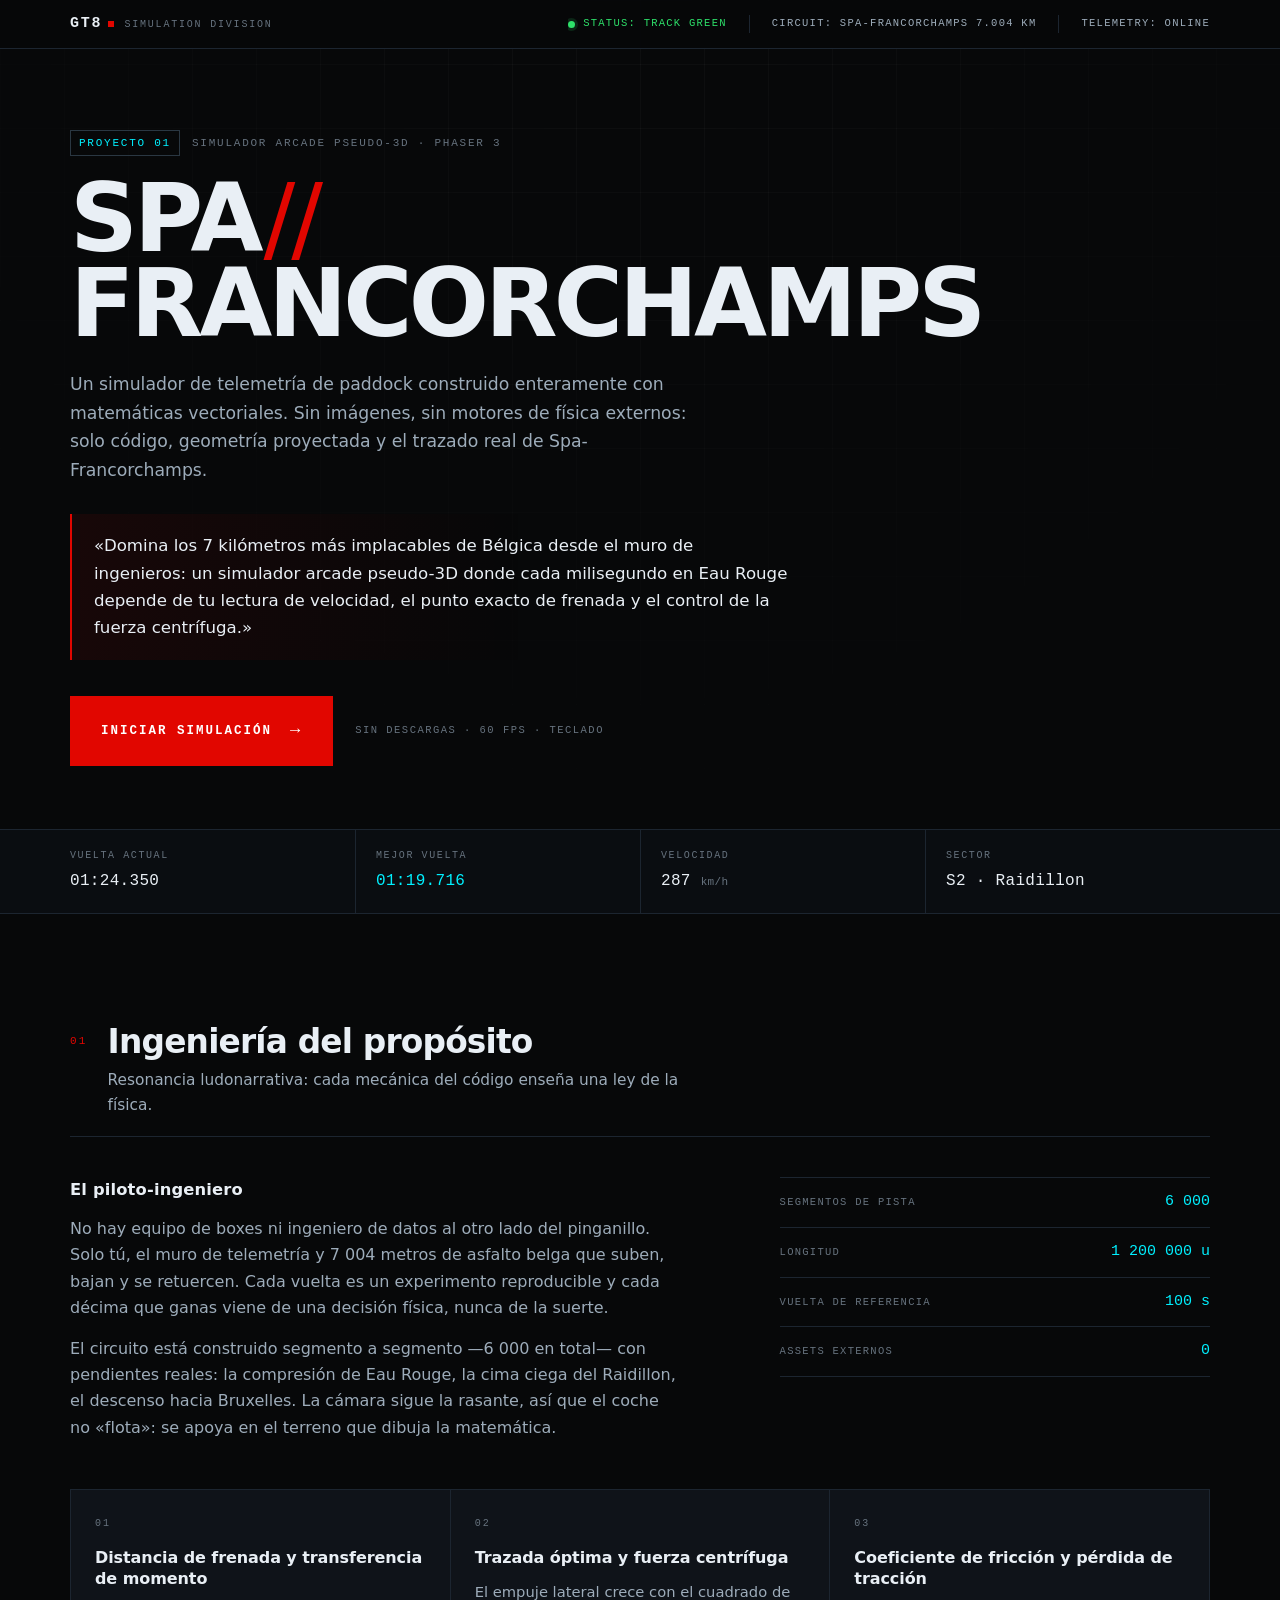
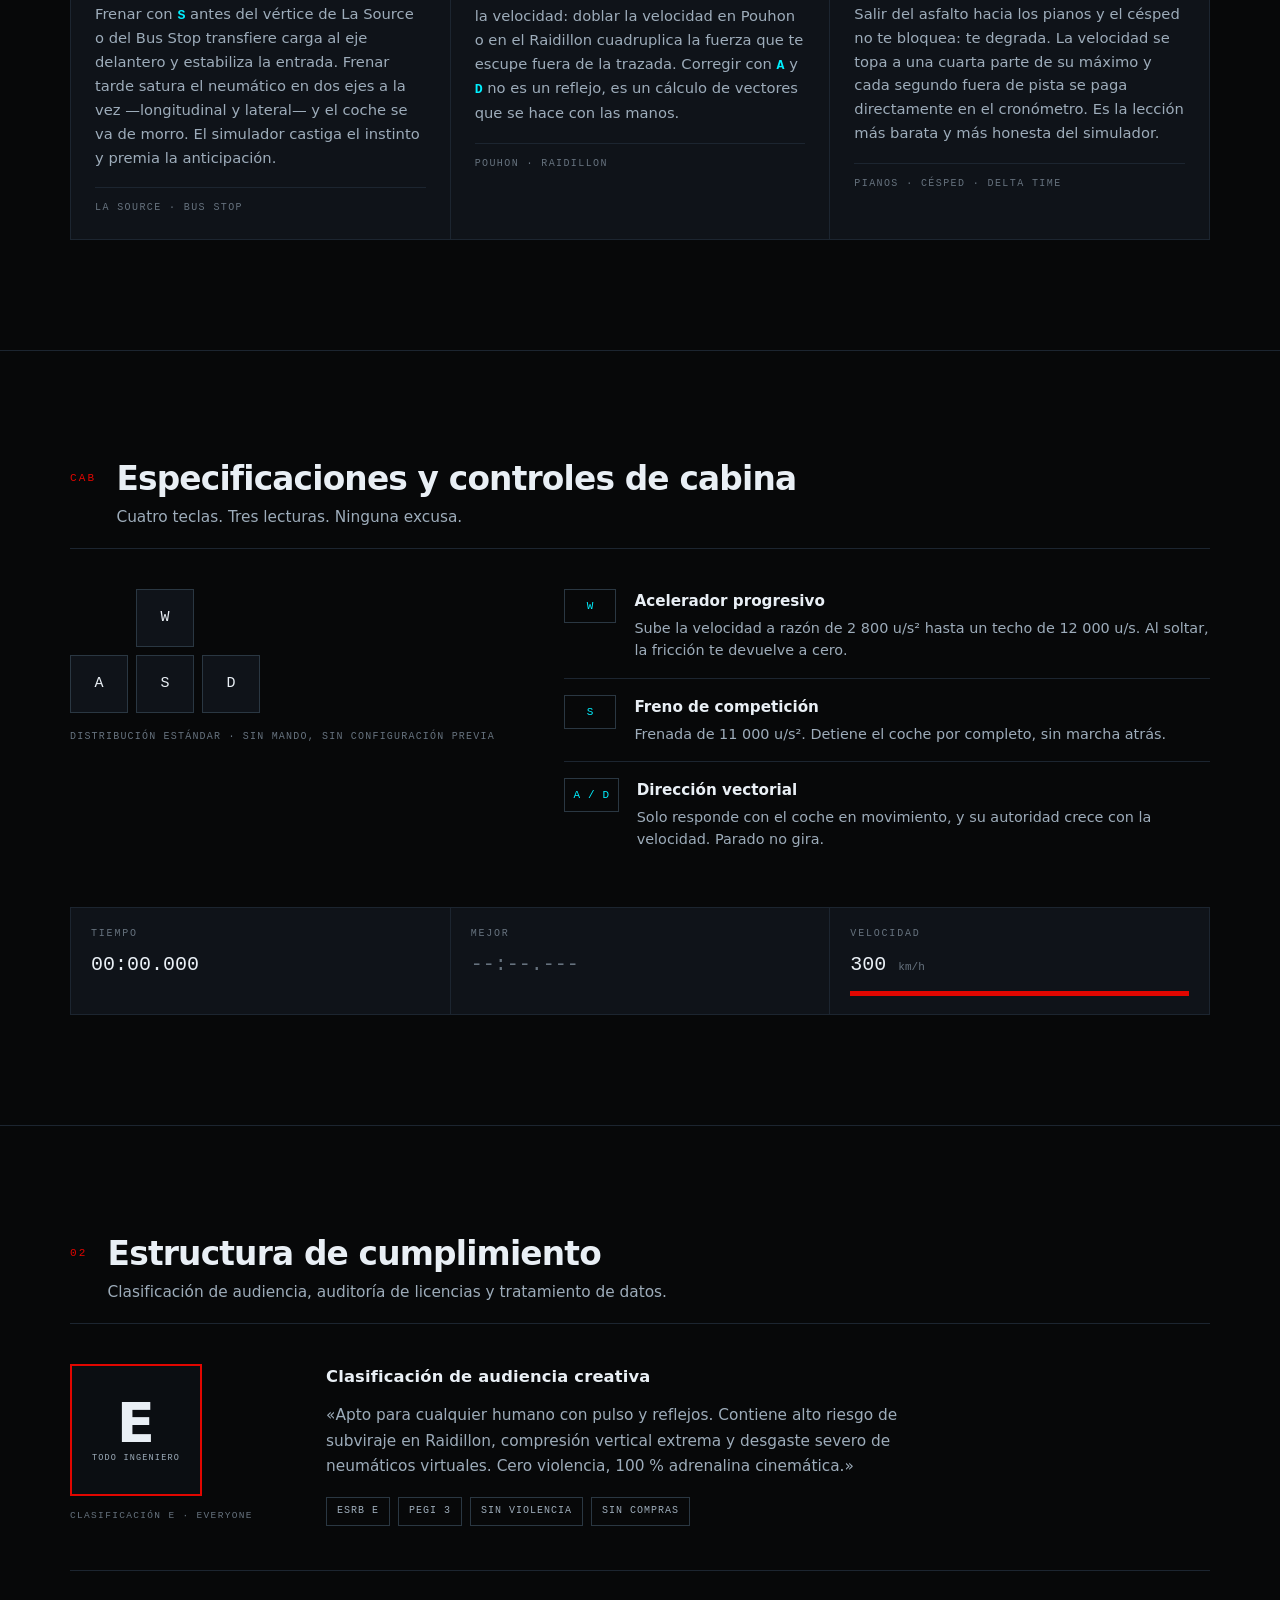
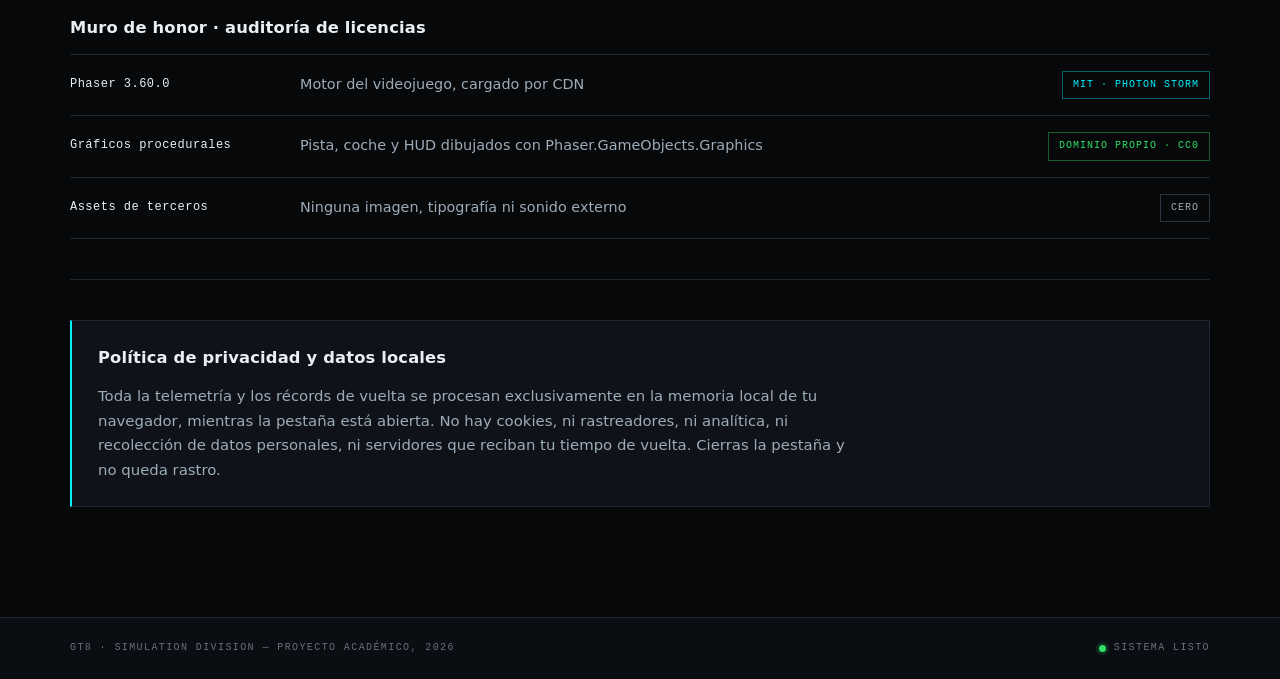
<file: index.html>
<!DOCTYPE html>
<html lang="es">
<head>
    <meta charset="UTF-8">
    <meta name="viewport" content="width=device-width, initial-scale=1.0">
    <meta name="description" content="GT8 — Simulador arcade pseudo-3D de Spa-Francorchamps. Telemetría de paddock, física aplicada y 7,004 km de asfalto belga.">
    <meta name="author" content="GT8 · Leonel Alessandro Oña Cevallos">
    <meta name="theme-color" content="#070809">
    <title>GT8 · Spa-Francorchamps — Terminal de Telemetría</title>

    <link rel="icon" href="data:image/svg+xml,<svg xmlns='http://www.w3.org/2000/svg' viewBox='0 0 32 32'><rect width='32' height='32' rx='5' fill='%23070809'/><rect x='6' y='7' width='20' height='4' fill='%23e10600'/><rect x='6' y='14' width='20' height='4' fill='%2300f0ff'/><rect x='6' y='21' width='20' height='4' fill='%23e9eff5'/></svg>">

    <link rel="stylesheet" href="style.css">
</head>
<body>
    <a class="saltar" href="#contenido">Saltar al contenido</a>

    <!-- ============ BARRA DE ESTADO ============ -->
    <header class="barra-estado">
        <div class="contenedor barra-estado__interior">
            <a class="marca" href="./index.html">
                <span class="marca__sigla">GT8</span>
                <span class="marca__desc">Simulation Division</span>
            </a>

            <ul class="lecturas">
                <li class="lectura lectura--estado">
                    <span class="led" aria-hidden="true"></span>Status: Track Green
                </li>
                <li class="lectura">Circuit: Spa-Francorchamps 7.004 km</li>
                <li class="lectura">Telemetry: Online</li>
            </ul>
        </div>
    </header>

    <main id="contenido">

        <!-- ============ HERO ============ -->
        <section class="hero">
            <div class="contenedor">
                <p class="eyebrow"><span class="eyebrow__num">PROYECTO 01</span> Simulador arcade pseudo-3D · Phaser 3</p>

                <h1 class="titulo">
                    <span class="titulo__linea">Spa<span class="titulo__sep">//</span></span>
                    <span class="titulo__linea">Francorchamps</span>
                </h1>

                <p class="entradilla">
                    Un simulador de telemetría de paddock construido enteramente con matemáticas
                    vectoriales. Sin imágenes, sin motores de física externos: solo código, geometría
                    proyectada y el trazado real de Spa-Francorchamps.
                </p>

                <blockquote class="logline">
                    <p>
                        «Domina los 7 kilómetros más implacables de Bélgica desde el muro de ingenieros:
                        un simulador arcade pseudo-3D donde cada milisegundo en Eau Rouge depende de tu
                        lectura de velocidad, el punto exacto de frenada y el control de la fuerza centrífuga.»
                    </p>
                </blockquote>

                <div class="acciones">
                    <a class="cta" href="./juego/index.html">
                        <span class="cta__texto">Iniciar simulación</span>
                        <span class="cta__flecha" aria-hidden="true">→</span>
                    </a>
                    <p class="acciones__nota">Sin descargas · 60 FPS · Teclado</p>
                </div>
            </div>
        </section>

        <!-- ============ TIRA DE TELEMETRÍA ============ -->
        <section class="tira" aria-label="Telemetría simulada del panel de boxes">
            <div class="contenedor tira__rejilla">
                <div class="tira__celda">
                    <span class="tira__label">Vuelta actual</span>
                    <span class="tira__valor">01:24.350</span>
                </div>
                <div class="tira__celda">
                    <span class="tira__label">Mejor vuelta</span>
                    <span class="tira__valor tira__valor--cian">01:19.716</span>
                </div>
                <div class="tira__celda">
                    <span class="tira__label">Velocidad</span>
                    <span class="tira__valor">287 <em>km/h</em></span>
                </div>
                <div class="tira__celda">
                    <span class="tira__label">Sector</span>
                    <span class="tira__valor">S2 · Raidillon</span>
                </div>
            </div>
        </section>

        <!-- ============ MISIÓN 01 ============ -->
        <section class="seccion" id="mision-1">
            <div class="contenedor">
                <header class="seccion__cab">
                    <span class="seccion__num">01</span>
                    <div class="seccion__texto">
                        <h2>Ingeniería del propósito</h2>
                        <p>Resonancia ludonarrativa: cada mecánica del código enseña una ley de la física.</p>
                    </div>
                </header>

                <div class="lore">
                    <div class="lore__texto">
                        <h3>El piloto-ingeniero</h3>
                        <p>
                            No hay equipo de boxes ni ingeniero de datos al otro lado del pinganillo.
                            Solo tú, el muro de telemetría y 7 004 metros de asfalto belga que suben,
                            bajan y se retuercen. Cada vuelta es un experimento reproducible y cada
                            décima que ganas viene de una decisión física, nunca de la suerte.
                        </p>
                        <p>
                            El circuito está construido segmento a segmento —6 000 en total— con
                            pendientes reales: la compresión de Eau Rouge, la cima ciega del Raidillon,
                            el descenso hacia Bruxelles. La cámara sigue la rasante, así que el coche
                            no «flota»: se apoya en el terreno que dibuja la matemática.
                        </p>
                    </div>

                    <dl class="datos">
                        <div class="dato"><dt>Segmentos de pista</dt><dd>6 000</dd></div>
                        <div class="dato"><dt>Longitud</dt><dd>1 200 000 u</dd></div>
                        <div class="dato"><dt>Vuelta de referencia</dt><dd>100 s</dd></div>
                        <div class="dato"><dt>Assets externos</dt><dd>0</dd></div>
                    </dl>
                </div>

                <div class="tarjetas">
                    <article class="tarjeta">
                        <span class="tarjeta__idx">01</span>
                        <h3 class="tarjeta__titulo">Distancia de frenada y transferencia de momento</h3>
                        <p class="tarjeta__cuerpo">
                            Frenar con <strong>S</strong> antes del vértice de La Source o del Bus Stop
                            transfiere carga al eje delantero y estabiliza la entrada. Frenar tarde
                            satura el neumático en dos ejes a la vez —longitudinal y lateral— y el coche
                            se va de morro. El simulador castiga el instinto y premia la anticipación.
                        </p>
                        <p class="tarjeta__pie">La Source · Bus Stop</p>
                    </article>

                    <article class="tarjeta">
                        <span class="tarjeta__idx">02</span>
                        <h3 class="tarjeta__titulo">Trazada óptima y fuerza centrífuga</h3>
                        <p class="tarjeta__cuerpo">
                            El empuje lateral crece con el cuadrado de la velocidad: doblar la velocidad
                            en Pouhon o en el Raidillon cuadruplica la fuerza que te escupe fuera de la
                            trazada. Corregir con <strong>A</strong> y <strong>D</strong> no es un reflejo,
                            es un cálculo de vectores que se hace con las manos.
                        </p>
                        <p class="tarjeta__pie">Pouhon · Raidillon</p>
                    </article>

                    <article class="tarjeta">
                        <span class="tarjeta__idx">03</span>
                        <h3 class="tarjeta__titulo">Coeficiente de fricción y pérdida de tracción</h3>
                        <p class="tarjeta__cuerpo">
                            Salir del asfalto hacia los pianos y el césped no te bloquea: te degrada.
                            La velocidad se topa a una cuarta parte de su máximo y cada segundo fuera de
                            pista se paga directamente en el cronómetro. Es la lección más barata y más
                            honesta del simulador.
                        </p>
                        <p class="tarjeta__pie">Pianos · Césped · Delta time</p>
                    </article>
                </div>
            </div>
        </section>

        <!-- ============ CABINA ============ -->
        <section class="seccion" id="cabina">
            <div class="contenedor">
                <header class="seccion__cab">
                    <span class="seccion__num">CAB</span>
                    <div class="seccion__texto">
                        <h2>Especificaciones y controles de cabina</h2>
                        <p>Cuatro teclas. Tres lecturas. Ninguna excusa.</p>
                    </div>
                </header>

                <div class="cabina">
                    <div class="teclado">
                        <div class="teclado__teclas" role="img" aria-label="Distribución de teclas WASD">
                            <span class="tecla tecla--w">W</span>
                            <span class="tecla tecla--a">A</span>
                            <span class="tecla tecla--s">S</span>
                            <span class="tecla tecla--d">D</span>
                        </div>
                        <p class="teclado__nota">Distribución estándar · sin mando, sin configuración previa</p>
                    </div>

                    <div class="controles">
                        <div class="control">
                            <span class="control__tecla">W</span>
                            <div>
                                <h3>Acelerador progresivo</h3>
                                <p>Sube la velocidad a razón de 2 800 u/s² hasta un techo de 12 000 u/s. Al soltar, la fricción te devuelve a cero.</p>
                            </div>
                        </div>
                        <div class="control">
                            <span class="control__tecla">S</span>
                            <div>
                                <h3>Freno de competición</h3>
                                <p>Frenada de 11 000 u/s². Detiene el coche por completo, sin marcha atrás.</p>
                            </div>
                        </div>
                        <div class="control">
                            <span class="control__tecla">A / D</span>
                            <div>
                                <h3>Dirección vectorial</h3>
                                <p>Solo responde con el coche en movimiento, y su autoridad crece con la velocidad. Parado no gira.</p>
                            </div>
                        </div>
                    </div>
                </div>

                <div class="hud" aria-label="Lecturas del HUD del simulador">
                    <div class="hud__panel">
                        <span class="hud__label">Tiempo</span>
                        <span class="hud__valor">00:00.000</span>
                    </div>
                    <div class="hud__panel">
                        <span class="hud__label">Mejor</span>
                        <span class="hud__valor hud__valor--tenue">--:--.---</span>
                    </div>
                    <div class="hud__panel hud__panel--vel">
                        <span class="hud__label">Velocidad</span>
                        <span class="hud__valor">300 <em>km/h</em></span>
                        <span class="hud__barra" aria-hidden="true"><span class="hud__relleno"></span></span>
                    </div>
                </div>
            </div>
        </section>

        <!-- ============ MISIÓN 02 ============ -->
        <section class="seccion" id="mision-2">
            <div class="contenedor">
                <header class="seccion__cab">
                    <span class="seccion__num">02</span>
                    <div class="seccion__texto">
                        <h2>Estructura de cumplimiento</h2>
                        <p>Clasificación de audiencia, auditoría de licencias y tratamiento de datos.</p>
                    </div>
                </header>

                <div class="cumplimiento">
                    <div class="sello">
                        <div class="sello__marco" role="img" aria-label="Sello de clasificación E para todo ingeniero">
                            <span class="sello__letra">E</span>
                            <span class="sello__texto">Todo ingeniero</span>
                        </div>
                        <p class="sello__nota">Clasificación E · Everyone</p>
                    </div>

                    <div class="sello__copy">
                        <h3>Clasificación de audiencia creativa</h3>
                        <p>
                            «Apto para cualquier humano con pulso y reflejos. Contiene alto riesgo de
                            subviraje en Raidillon, compresión vertical extrema y desgaste severo de
                            neumáticos virtuales. Cero violencia, 100 % adrenalina cinemática.»
                        </p>
                        <ul class="chips">
                            <li class="chip">ESRB E</li>
                            <li class="chip">PEGI 3</li>
                            <li class="chip">Sin violencia</li>
                            <li class="chip">Sin compras</li>
                        </ul>
                    </div>
                </div>

                <div class="muro">
                    <h3>Muro de honor · auditoría de licencias</h3>
                    <ul class="muro__lista">
                        <li class="muro__fila">
                            <span class="muro__nombre">Phaser 3.60.0</span>
                            <span class="muro__detalle">Motor del videojuego, cargado por CDN</span>
                            <span class="chip chip--mit">MIT · Photon Storm</span>
                        </li>
                        <li class="muro__fila">
                            <span class="muro__nombre">Gráficos procedurales</span>
                            <span class="muro__detalle">Pista, coche y HUD dibujados con Phaser.GameObjects.Graphics</span>
                            <span class="chip chip--cc0">Dominio propio · CC0</span>
                        </li>
                        <li class="muro__fila">
                            <span class="muro__nombre">Assets de terceros</span>
                            <span class="muro__detalle">Ninguna imagen, tipografía ni sonido externo</span>
                            <span class="chip">Cero</span>
                        </li>
                    </ul>
                </div>

                <aside class="privacidad">
                    <h3>Política de privacidad y datos locales</h3>
                    <p>
                        Toda la telemetría y los récords de vuelta se procesan exclusivamente en la
                        memoria local de tu navegador, mientras la pestaña está abierta. No hay cookies,
                        ni rastreadores, ni analítica, ni recolección de datos personales, ni servidores
                        que reciban tu tiempo de vuelta. Cierras la pestaña y no queda rastro.
                    </p>
                </aside>
            </div>
        </section>
    </main>

    <!-- ============ PIE ============ -->
    <footer class="pie">
        <div class="contenedor pie__interior">
            <p class="pie__texto">GT8 · Simulation Division — Proyecto académico, 2026</p>
            <p class="pie__estado"><span class="led led--estatico" aria-hidden="true"></span>Sistema listo</p>
        </div>
    </footer>
</body>
</html>
</file>
<file: style.css>
/* ============================================================
   GT8 · SPA-FRANCORCHAMPS — TERMINAL DE TELEMETRÍA
   Landing page del simulador. CSS puro, sin frameworks.
   ============================================================ */

/* ---------- 1. Tokens ---------- */

:root {
    --bg: #070809;
    --bg-alt: #0a0d11;
    --panel: #0f1319;
    --panel-2: #131a22;

    --linea: #1c2530;
    --linea-2: #2a3742;

    --texto: #e9eff5;
    --texto-2: #9dacba;
    --texto-3: #66727e;

    --rojo: #e10600;
    --cian: #00f0ff;
    --verde: #2ee06a;

    --mono: ui-monospace, "SFMono-Regular", "Cascadia Mono", Consolas, "Liberation Mono", monospace;
    --sans: "Inter", "Segoe UI", system-ui, -apple-system, "Helvetica Neue", Arial, sans-serif;

    --ancho: 1140px;
    --radio: 2px;
    --seccion-y: clamp(64px, 9vw, 110px);
}

/* ---------- 2. Base ---------- */

*,
*::before,
*::after {
    margin: 0;
    padding: 0;
    box-sizing: border-box;
}

html {
    scroll-behavior: smooth;
}

body {
    background-color: var(--bg);
    color: var(--texto);
    font-family: var(--sans);
    font-size: 16px;
    line-height: 1.65;
    -webkit-font-smoothing: antialiased;
    overflow-x: hidden;
}

/* Rejilla técnica de fondo, desvanecida hacia abajo */
body::before {
    content: "";
    position: fixed;
    inset: 0;
    z-index: 0;
    pointer-events: none;
    background-image:
        linear-gradient(to right, rgba(255, 255, 255, 0.03) 1px, transparent 1px),
        linear-gradient(to bottom, rgba(255, 255, 255, 0.03) 1px, transparent 1px);
    background-size: 64px 64px;
    -webkit-mask-image: radial-gradient(circle at 50% 0%, #000 0%, transparent 78%);
    mask-image: radial-gradient(circle at 50% 0%, #000 0%, transparent 78%);
}

img,
svg {
    display: block;
    max-width: 100%;
}

a {
    color: inherit;
}

::selection {
    background: var(--rojo);
    color: #fff;
}

:focus-visible {
    outline: 2px solid var(--cian);
    outline-offset: 3px;
}

/* ---------- 3. Utilidades ---------- */

.contenedor {
    width: min(var(--ancho), 100% - 48px);
    margin-inline: auto;
}

.saltar {
    position: absolute;
    left: -9999px;
    top: 0;
    z-index: 100;
    padding: 12px 18px;
    background: var(--rojo);
    color: #fff;
    font-family: var(--mono);
    font-size: 12px;
    letter-spacing: 0.1em;
    text-decoration: none;
}

.saltar:focus {
    left: 12px;
    top: 12px;
}

/* ---------- 4. Barra de estado ---------- */

.barra-estado {
    position: sticky;
    top: 0;
    z-index: 20;
    background: rgba(7, 8, 9, 0.94);
    border-bottom: 1px solid var(--linea);
}

.barra-estado__interior {
    display: flex;
    align-items: center;
    justify-content: space-between;
    gap: 24px;
    height: 48px;
}

.marca {
    display: flex;
    align-items: baseline;
    gap: 10px;
    text-decoration: none;
    flex: 0 0 auto;
}

.marca__sigla {
    font-family: var(--mono);
    font-size: 15px;
    font-weight: 700;
    letter-spacing: 0.12em;
    color: var(--texto);
}

.marca__sigla::after {
    content: "";
    display: inline-block;
    width: 6px;
    height: 6px;
    margin-left: 6px;
    background: var(--rojo);
}

.marca__desc {
    font-family: var(--mono);
    font-size: 10px;
    letter-spacing: 0.18em;
    text-transform: uppercase;
    color: var(--texto-3);
}

.lecturas {
    display: flex;
    align-items: center;
    gap: 22px;
    list-style: none;
    font-family: var(--mono);
    font-size: 10.5px;
    letter-spacing: 0.12em;
    text-transform: uppercase;
    color: var(--texto-2);
    white-space: nowrap;
    overflow: hidden;
}

.lectura + .lectura {
    padding-left: 22px;
    border-left: 1px solid var(--linea);
}

.lectura--estado {
    display: inline-flex;
    align-items: center;
    gap: 8px;
    color: var(--verde);
}

.led {
    width: 7px;
    height: 7px;
    border-radius: 50%;
    background: var(--verde);
    box-shadow: 0 0 0 3px rgba(46, 224, 106, 0.14);
    animation: pulso 2.4s ease-in-out infinite;
}

.led--estatico {
    animation: none;
}

@keyframes pulso {
    0%, 100% { opacity: 1; }
    50% { opacity: 0.3; }
}

/* ---------- 5. Hero ---------- */

.hero {
    position: relative;
    z-index: 1;
    padding: clamp(56px, 9vh, 104px) 0 clamp(48px, 7vh, 80px);
    border-bottom: 1px solid var(--linea);
}

.eyebrow {
    display: flex;
    align-items: center;
    gap: 12px;
    font-family: var(--mono);
    font-size: 11px;
    letter-spacing: 0.16em;
    text-transform: uppercase;
    color: var(--texto-3);
}

.eyebrow__num {
    padding: 3px 8px;
    border: 1px solid var(--linea-2);
    color: var(--cian);
    white-space: nowrap;
}

.titulo {
    margin: 20px 0 24px;
    font-size: clamp(2.5rem, 8vw, 5.9rem);
    font-weight: 800;
    line-height: 0.9;
    letter-spacing: -0.042em;
    text-transform: uppercase;
    overflow-wrap: break-word;
}

.titulo__linea {
    display: inline;
}

.titulo__sep {
    color: var(--rojo);
    font-weight: 400;
    margin: 0 0.04em;
}

.entradilla {
    max-width: 58ch;
    color: var(--texto-2);
    font-size: clamp(1rem, 1.35vw, 1.12rem);
}

.logline {
    max-width: 70ch;
    margin: 30px 0 36px;
    padding: 18px 22px;
    border-left: 2px solid var(--rojo);
    background: linear-gradient(90deg, rgba(225, 6, 0, 0.08), transparent 62%);
    font-size: clamp(0.96rem, 1.3vw, 1.08rem);
    color: var(--texto);
}

.acciones {
    display: flex;
    align-items: center;
    gap: 22px;
    flex-wrap: wrap;
}

.cta {
    display: inline-flex;
    align-items: center;
    gap: 18px;
    padding: 20px 30px;
    background: var(--rojo);
    border: 1px solid var(--rojo);
    color: #fff;
    font-family: var(--mono);
    font-size: 12.5px;
    font-weight: 700;
    letter-spacing: 0.16em;
    text-transform: uppercase;
    text-decoration: none;
    transition: background 0.18s ease, color 0.18s ease, border-color 0.18s ease, transform 0.18s ease;
}

.cta:hover,
.cta:focus-visible {
    background: #fff;
    border-color: #fff;
    color: #07080a;
    transform: translateY(-2px);
}

.cta__flecha {
    font-size: 17px;
    transition: transform 0.18s ease;
}

.cta:hover .cta__flecha {
    transform: translateX(6px);
}

.acciones__nota {
    font-family: var(--mono);
    font-size: 10.5px;
    letter-spacing: 0.14em;
    text-transform: uppercase;
    color: var(--texto-3);
}

/* ---------- 6. Tira de telemetría ---------- */

.tira {
    position: relative;
    z-index: 1;
    border-bottom: 1px solid var(--linea);
    background: var(--bg-alt);
}

.tira__rejilla {
    display: grid;
    grid-template-columns: repeat(4, 1fr);
}

.tira__celda {
    display: flex;
    flex-direction: column;
    gap: 4px;
    padding: 18px 20px;
    border-left: 1px solid var(--linea);
}

.tira__celda:first-child {
    border-left: none;
    padding-left: 0;
}

.tira__label {
    font-family: var(--mono);
    font-size: 10px;
    letter-spacing: 0.16em;
    text-transform: uppercase;
    color: var(--texto-3);
}

.tira__valor {
    font-family: var(--mono);
    font-size: 16px;
    letter-spacing: 0.02em;
    color: var(--texto);
}

.tira__valor--cian {
    color: var(--cian);
}

.tira__valor em {
    font-style: normal;
    font-size: 11px;
    color: var(--texto-3);
}

/* ---------- 7. Secciones ---------- */

.seccion {
    position: relative;
    z-index: 1;
    padding: var(--seccion-y) 0;
    border-bottom: 1px solid var(--linea);
}

.seccion__cab {
    display: flex;
    align-items: flex-start;
    gap: 20px;
    padding-bottom: 18px;
    margin-bottom: 40px;
    border-bottom: 1px solid var(--linea);
}

.seccion__num {
    flex: 0 0 auto;
    padding-top: 8px;
    font-family: var(--mono);
    font-size: 11px;
    letter-spacing: 0.2em;
    color: var(--rojo);
}

.seccion__texto h2 {
    font-size: clamp(1.45rem, 3vw, 2.05rem);
    font-weight: 700;
    letter-spacing: -0.025em;
    line-height: 1.15;
}

.seccion__texto p {
    margin-top: 6px;
    color: var(--texto-2);
    font-size: 0.96rem;
    max-width: 62ch;
}

/* ---------- 8. Lore + datos ---------- */

.lore {
    display: grid;
    grid-template-columns: 1.5fr 1fr;
    gap: clamp(28px, 5vw, 64px);
    margin-bottom: 48px;
}

.lore__texto h3,
.muro h3,
.privacidad h3,
.sello__copy h3 {
    font-size: 1.02rem;
    font-weight: 600;
    letter-spacing: 0.01em;
    margin-bottom: 12px;
}

.lore__texto p {
    color: var(--texto-2);
    margin-bottom: 14px;
    max-width: 60ch;
}

.lore__texto p:last-child {
    margin-bottom: 0;
}

.datos {
    display: flex;
    flex-direction: column;
    border-top: 1px solid var(--linea);
    align-self: start;
}

.dato {
    display: flex;
    align-items: baseline;
    justify-content: space-between;
    gap: 16px;
    padding: 12px 0;
    border-bottom: 1px solid var(--linea);
}

.dato dt {
    font-family: var(--mono);
    font-size: 10.5px;
    letter-spacing: 0.12em;
    text-transform: uppercase;
    color: var(--texto-3);
}

.dato dd {
    font-family: var(--mono);
    font-size: 15px;
    color: var(--cian);
}

/* ---------- 9. Tarjetas ---------- */

.tarjetas {
    display: grid;
    grid-template-columns: repeat(auto-fit, minmax(268px, 1fr));
    gap: 1px;
    background: var(--linea);
    border: 1px solid var(--linea);
}

.tarjeta {
    position: relative;
    padding: 26px 24px 22px;
    background: var(--panel);
    transition: background 0.2s ease;
}

.tarjeta::before {
    content: "";
    position: absolute;
    inset: 0 0 auto 0;
    height: 1px;
    background: var(--rojo);
    transform: scaleX(0);
    transform-origin: left;
    transition: transform 0.28s ease;
}

.tarjeta:hover {
    background: var(--panel-2);
}

.tarjeta:hover::before {
    transform: scaleX(1);
}

.tarjeta__idx {
    display: block;
    margin-bottom: 14px;
    font-family: var(--mono);
    font-size: 10px;
    letter-spacing: 0.2em;
    color: var(--texto-3);
}

.tarjeta__titulo {
    font-size: 1rem;
    font-weight: 600;
    line-height: 1.35;
    letter-spacing: -0.005em;
    margin-bottom: 12px;
}

.tarjeta__cuerpo {
    color: var(--texto-2);
    font-size: 0.92rem;
    line-height: 1.62;
}

.tarjeta__cuerpo strong {
    color: var(--cian);
    font-weight: 600;
    font-family: var(--mono);
    font-size: 0.9em;
}

.tarjeta__pie {
    margin-top: 18px;
    padding-top: 12px;
    border-top: 1px solid var(--linea);
    font-family: var(--mono);
    font-size: 10px;
    letter-spacing: 0.14em;
    text-transform: uppercase;
    color: var(--texto-3);
}

/* ---------- 10. Cabina ---------- */

.cabina {
    display: grid;
    grid-template-columns: 1fr 1.5fr;
    gap: clamp(28px, 5vw, 64px);
    align-items: start;
    margin-bottom: 40px;
}

.teclado__teclas {
    display: grid;
    grid-template-columns: repeat(3, 58px);
    gap: 8px;
}

.tecla {
    display: grid;
    place-items: center;
    height: 58px;
    border: 1px solid var(--linea-2);
    background: var(--panel);
    font-family: var(--mono);
    font-size: 15px;
    color: var(--texto);
    transition: border-color 0.2s ease, color 0.2s ease, background 0.2s ease;
}

.tecla:hover {
    border-color: var(--cian);
    color: var(--cian);
    background: rgba(0, 240, 255, 0.05);
}

.tecla--w {
    grid-column: 2;
    grid-row: 1;
}

.tecla--a {
    grid-column: 1;
    grid-row: 2;
}

.tecla--s {
    grid-column: 2;
    grid-row: 2;
}

.tecla--d {
    grid-column: 3;
    grid-row: 2;
}

.teclado__nota {
    margin-top: 16px;
    font-family: var(--mono);
    font-size: 10px;
    letter-spacing: 0.12em;
    text-transform: uppercase;
    color: var(--texto-3);
}

.controles {
    display: flex;
    flex-direction: column;
}

.control {
    display: flex;
    align-items: flex-start;
    gap: 18px;
    padding: 16px 0;
    border-bottom: 1px solid var(--linea);
}

.control:first-child {
    padding-top: 0;
}

.control:last-child {
    border-bottom: none;
}

.control__tecla {
    flex: 0 0 auto;
    min-width: 52px;
    padding: 7px 8px;
    border: 1px solid var(--linea-2);
    font-family: var(--mono);
    font-size: 11px;
    letter-spacing: 0.06em;
    text-align: center;
    color: var(--cian);
}

.control h3 {
    font-size: 0.95rem;
    font-weight: 600;
    margin-bottom: 3px;
}

.control p {
    color: var(--texto-2);
    font-size: 0.9rem;
    line-height: 1.55;
}

/* Lecturas del HUD */

.hud {
    display: grid;
    grid-template-columns: repeat(3, 1fr);
    gap: 1px;
    background: var(--linea);
    border: 1px solid var(--linea);
}

.hud__panel {
    display: flex;
    flex-direction: column;
    gap: 6px;
    padding: 18px 20px;
    background: var(--panel);
}

.hud__label {
    font-family: var(--mono);
    font-size: 10px;
    letter-spacing: 0.18em;
    text-transform: uppercase;
    color: var(--texto-3);
}

.hud__valor {
    font-family: var(--mono);
    font-size: 20px;
    color: var(--texto);
}

.hud__valor--tenue {
    color: var(--texto-3);
}

.hud__valor em {
    font-style: normal;
    font-size: 11px;
    color: var(--texto-3);
}

.hud__barra {
    display: block;
    height: 5px;
    margin-top: 4px;
    background: #1a2430;
}

.hud__relleno {
    display: block;
    height: 100%;
    width: 100%;
    background: var(--rojo);
}

/* ---------- 11. Cumplimiento ---------- */

.cumplimiento {
    display: grid;
    grid-template-columns: 200px 1fr;
    gap: clamp(28px, 5vw, 56px);
    align-items: start;
    padding-bottom: 44px;
    margin-bottom: 44px;
    border-bottom: 1px solid var(--linea);
}

.sello__marco {
    width: 132px;
    height: 132px;
    display: grid;
    place-content: center;
    gap: 2px;
    border: 2px solid var(--rojo);
    background: #0b0e12;
    text-align: center;
}

.sello__letra {
    font-size: 56px;
    font-weight: 800;
    line-height: 0.95;
    color: var(--texto);
}

.sello__texto {
    font-family: var(--mono);
    font-size: 8.5px;
    letter-spacing: 0.14em;
    text-transform: uppercase;
    color: var(--texto-2);
}

.sello__nota {
    margin-top: 12px;
    font-family: var(--mono);
    font-size: 9.5px;
    letter-spacing: 0.14em;
    text-transform: uppercase;
    color: var(--texto-3);
}

.sello__copy p {
    color: var(--texto-2);
    max-width: 66ch;
    font-size: 0.96rem;
}

.chips {
    display: flex;
    flex-wrap: wrap;
    gap: 8px;
    margin-top: 18px;
    list-style: none;
}

.chip {
    padding: 5px 10px;
    border: 1px solid var(--linea-2);
    font-family: var(--mono);
    font-size: 10px;
    letter-spacing: 0.1em;
    text-transform: uppercase;
    color: var(--texto-2);
}

.chip--mit {
    border-color: rgba(0, 240, 255, 0.4);
    color: var(--cian);
}

.chip--cc0 {
    border-color: rgba(46, 224, 106, 0.4);
    color: var(--verde);
}

.muro {
    padding-bottom: 40px;
    margin-bottom: 40px;
    border-bottom: 1px solid var(--linea);
}

.muro__lista {
    list-style: none;
    border-top: 1px solid var(--linea);
}

.muro__fila {
    display: grid;
    grid-template-columns: 210px 1fr auto;
    gap: 20px;
    align-items: center;
    padding: 16px 0;
    border-bottom: 1px solid var(--linea);
}

.muro__nombre {
    font-family: var(--mono);
    font-size: 12px;
    letter-spacing: 0.04em;
    color: var(--texto);
}

.muro__detalle {
    color: var(--texto-2);
    font-size: 0.9rem;
}

.privacidad {
    padding: 24px 26px;
    border: 1px solid var(--linea);
    border-left: 2px solid var(--cian);
    background: var(--panel);
}

.privacidad p {
    color: var(--texto-2);
    font-size: 0.93rem;
    max-width: 80ch;
}

/* ---------- 12. Pie ---------- */

.pie {
    position: relative;
    z-index: 1;
    background: var(--bg-alt);
}

.pie__interior {
    display: flex;
    align-items: center;
    justify-content: space-between;
    gap: 16px;
    flex-wrap: wrap;
    padding: 22px 0;
}

.pie__texto,
.pie__estado {
    font-family: var(--mono);
    font-size: 10px;
    letter-spacing: 0.14em;
    text-transform: uppercase;
    color: var(--texto-3);
}

.pie__estado {
    display: inline-flex;
    align-items: center;
    gap: 8px;
}

/* ---------- 13. Responsive ---------- */

@media (max-width: 1000px) {
    .lecturas .lectura:nth-child(2) {
        display: none;
    }
}

@media (max-width: 900px) {
    .lore,
    .cabina,
    .cumplimiento {
        grid-template-columns: 1fr;
    }

    .tira__rejilla {
        grid-template-columns: repeat(2, 1fr);
    }

    .tira__celda {
        border-left: none;
        border-top: 1px solid var(--linea);
        padding-left: 0;
    }

    .tira__celda:nth-child(-n + 2) {
        border-top: none;
    }

    .tira__celda:nth-child(even) {
        padding-left: 20px;
        border-left: 1px solid var(--linea);
    }

    .hud {
        grid-template-columns: 1fr;
    }

    .muro__fila {
        grid-template-columns: 1fr auto;
        row-gap: 8px;
    }

    .muro__detalle {
        grid-column: 1 / -1;
        grid-row: 2;
    }
}

@media (max-width: 640px) {
    .contenedor {
        width: min(var(--ancho), 100% - 32px);
    }

    /* El título pasa a dos líneas para no desbordar en pantallas estrechas */
    .titulo {
        font-size: clamp(1.9rem, 9vw, 2.6rem);
        letter-spacing: -0.03em;
        hyphens: none;
        overflow-wrap: normal;
    }

    .titulo__linea {
        display: block;
    }

    .barra-estado__interior {
        height: auto;
        padding: 10px 0;
        flex-direction: column;
        align-items: flex-start;
        gap: 6px;
    }

    .lecturas {
        flex-wrap: wrap;
        gap: 10px 14px;
        white-space: normal;
    }

    .lectura + .lectura {
        padding-left: 14px;
    }

    .lecturas .lectura:nth-child(2) {
        display: list-item;
    }

    .marca__desc {
        display: none;
    }

    .cta {
        width: 100%;
        justify-content: space-between;
        padding: 18px 22px;
    }

    .acciones__nota {
        width: 100%;
    }

    .seccion__cab {
        gap: 14px;
    }

    .sello__marco {
        width: 108px;
        height: 108px;
    }

    .sello__letra {
        font-size: 44px;
    }
}

/* ---------- 14. Movimiento reducido ---------- */

@media (prefers-reduced-motion: reduce) {
    html {
        scroll-behavior: auto;
    }

    *,
    *::before,
    *::after {
        animation-duration: 0.001ms !important;
        animation-iteration-count: 1 !important;
        transition-duration: 0.001ms !important;
    }
}
</file>
